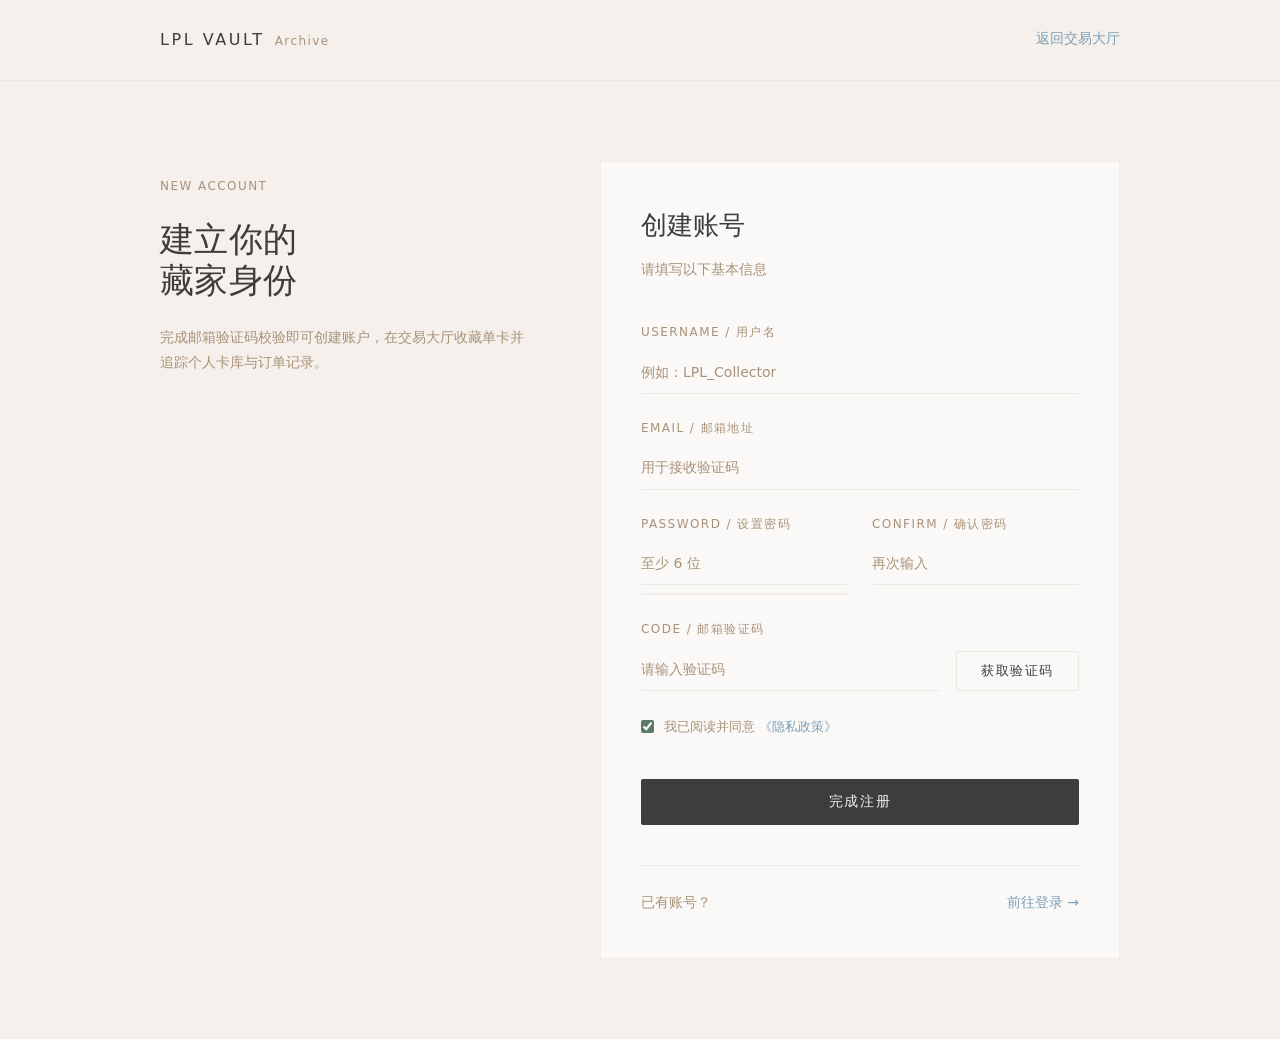
<file: src/main/resources/static/register.html>
<!DOCTYPE html>
<html lang="zh-CN">
<head>
    <meta charset="UTF-8">
    <meta name="viewport" content="width=device-width, initial-scale=1.0">
    <title>注册 · LPL Vault</title>
    <link rel="stylesheet" href="css/app.css">
    <style>
        .auth-page {
            min-height: 100vh;
            display: flex;
            flex-direction: column;
        }

        .auth-topbar {
            border-bottom: 1px solid var(--border-quiet);
        }

        .auth-topbar-inner {
            height: 80px;
            display: flex;
            align-items: center;
            justify-content: space-between;
        }

        .auth-main {
            flex: 1;
            display: flex;
            align-items: center;
            padding: var(--spacing-80) 0;
        }

        .auth-grid {
            width: 100%;
            display: grid;
            grid-template-columns: 5fr 7fr;
            gap: var(--spacing-56);
            align-items: start;
        }

        .auth-editorial {
            padding-top: var(--spacing-16);
            display: flex;
            flex-direction: column;
            gap: var(--spacing-24);
        }

        .auth-editorial h1 {
            font-size: var(--text-display);
            font-weight: var(--font-weight-light);
            line-height: var(--leading-display);
            letter-spacing: var(--tracking-display);
        }

        .auth-editorial p {
            font-size: var(--text-body);
            color: var(--color-wood);
            max-width: 28em;
        }

        .auth-card {
            background: var(--surface-soft-white);
            border: 1px solid var(--border-quiet);
            border-radius: var(--radius-cards);
            padding: var(--card-padding);
            max-width: 520px;
            width: 100%;
            justify-self: end;
            transition: border-color var(--transition-quiet);
        }

        .auth-card:hover {
            border-color: var(--border-hover);
        }

        .auth-card h2 {
            font-size: var(--text-heading);
            font-weight: var(--font-weight-light);
            margin-bottom: var(--spacing-8);
        }

        .auth-lead {
            font-size: var(--text-body);
            color: var(--color-wood);
            margin-bottom: var(--spacing-40);
        }

        .field { margin-bottom: var(--spacing-24); }

        .field label {
            display: block;
            font-size: var(--text-label);
            letter-spacing: var(--tracking-label);
            color: var(--color-wood);
            margin-bottom: var(--spacing-8);
        }

        .two-col {
            display: grid;
            grid-template-columns: 1fr 1fr;
            gap: var(--spacing-24);
        }

        .code-row {
            display: grid;
            grid-template-columns: 1fr auto;
            gap: var(--spacing-16);
            align-items: end;
        }

        .strength-track {
            height: 2px;
            background: var(--border-quiet);
            margin-top: 8px;
        }

        .strength-fill {
            height: 100%;
            width: 0;
            background: var(--color-moss);
            transition: width var(--transition-quiet), background-color var(--transition-quiet);
        }

        .form-error {
            display: none;
            margin-bottom: var(--spacing-24);
            padding: 12px 16px;
            border: 1px solid rgba(201, 168, 140, 0.7);
            border-left: 2px solid var(--color-charcoal);
            border-radius: var(--radius-cards);
            background: rgba(201, 168, 140, 0.14);
            color: var(--color-charcoal);
            font-size: 13px;
        }

        .form-error.show { display: block; }

        .agreement-row {
            display: flex;
            align-items: flex-start;
            gap: 10px;
            font-size: 13px;
            color: var(--color-wood);
            margin: var(--spacing-24) 0 var(--spacing-40);
        }

        .agreement-row input { margin-top: 5px; accent-color: var(--color-moss); }
        .agreement-row a { color: var(--color-grey-blue); }

        .auth-footer {
            margin-top: var(--spacing-40);
            padding-top: var(--spacing-24);
            border-top: 1px solid var(--border-quiet);
            display: flex;
            justify-content: space-between;
            font-size: var(--text-body);
            color: var(--color-wood);
        }

        @media (max-width: 860px) {
            .auth-grid { grid-template-columns: 1fr; gap: var(--spacing-40); }
            .auth-card { justify-self: start; max-width: 100%; }
            .two-col { grid-template-columns: 1fr; }
        }
    </style>
</head>
<body class="auth-page">

<header class="auth-topbar">
    <div class="container auth-topbar-inner">
        <a href="home.html" class="brand-link">
            <span class="brand-title">LPL Vault</span>
            <span class="brand-sub">Archive</span>
        </a>
        <a href="home.html" class="text-link">返回交易大厅</a>
    </div>
</header>

<main class="auth-main">
    <div class="container">
        <div class="auth-grid">
            <section class="auth-editorial">
                <span class="label-text">New Account</span>
                <h1>建立你的<br>藏家身份</h1>
                <p>完成邮箱验证码校验即可创建账户，在交易大厅收藏单卡并追踪个人卡库与订单记录。</p>
            </section>

            <section class="auth-card">
                <h2>创建账号</h2>
                <p class="auth-lead">请填写以下基本信息</p>

                <div class="form-error" id="regError" role="alert"></div>

                <form id="registerForm">
                    <div class="field">
                        <label for="username">USERNAME / 用户名</label>
                        <input type="text" class="line-input" id="username" placeholder="例如：LPL_Collector" required>
                    </div>

                    <div class="field">
                        <label for="email">EMAIL / 邮箱地址</label>
                        <input type="email" class="line-input" id="email" placeholder="用于接收验证码" required>
                    </div>

                    <div class="two-col">
                        <div class="field">
                            <label for="password">PASSWORD / 设置密码</label>
                            <input type="password" class="line-input" id="password" placeholder="至少 6 位" required>
                            <div class="strength-track"><div class="strength-fill" id="strengthFill"></div></div>
                        </div>
                        <div class="field">
                            <label for="confirmPassword">CONFIRM / 确认密码</label>
                            <input type="password" class="line-input" id="confirmPassword" placeholder="再次输入" required>
                        </div>
                    </div>

                    <div class="field">
                        <label for="verificationCode">CODE / 邮箱验证码</label>
                        <div class="code-row">
                            <input type="text" class="line-input" id="verificationCode" placeholder="请输入验证码" required>
                            <button type="button" class="quiet-btn quiet-btn-outline quiet-btn-sm" id="getCodeBtn">获取验证码</button>
                        </div>
                    </div>

                    <label class="agreement-row">
                        <input type="checkbox" id="agreement" checked required>
                        <span>我已阅读并同意 <a href="asserts/privacy_policy.txt" target="_blank">《隐私政策》</a></span>
                    </label>

                    <button type="submit" class="quiet-btn" id="submitBtn" style="width:100%;">完成注册</button>
                </form>

                <div class="auth-footer">
                    <span>已有账号？</span>
                    <a href="login.html" class="text-link">前往登录 &rarr;</a>
                </div>
            </section>
        </div>
    </div>
</main>

<script src="js/common.js"></script>
<script>
    const regError = document.getElementById('regError');
    function showError(msg) {
        regError.textContent = msg;
        regError.classList.add('show');
    }
    function clearError() {
        regError.classList.remove('show');
    }

    document.getElementById('password').addEventListener('input', function () {
        const v = this.value;
        let score = 0;
        if (v.length >= 6) score++;
        if (/[A-Za-z]/.test(v)) score++;
        if (/[0-9]/.test(v)) score++;
        if (/[^A-Za-z0-9]/.test(v) || v.length >= 10) score++;
        const fill = document.getElementById('strengthFill');
        const widths = ['0%', '25%', '50%', '75%', '100%'];
        const colors = ['transparent', '#c9a88c', '#a89279', '#7ba0b8', '#5a7a6b'];
        fill.style.width = widths[score];
        fill.style.backgroundColor = colors[score];
    });

    const getCodeBtn = document.getElementById('getCodeBtn');
    getCodeBtn.addEventListener('click', async () => {
        clearError();
        const email = document.getElementById('email').value.trim();
        if (!email || !email.includes('@')) {
            showError('请先填写有效的邮箱地址');
            return;
        }
        getCodeBtn.disabled = true;
        getCodeBtn.textContent = '发送中…';
        try {
            const fd = new FormData();
            fd.append('email', email);
            const res = await fetch('/users/sendcode', { method: 'POST', body: fd });
            const data = await res.json();
            if (data.code === 200) {
                LPLVault.showToast('验证码已发送，请查收邮箱', 'success');
                let sec = 60;
                const timer = setInterval(() => {
                    sec--;
                    if (sec <= 0) {
                        clearInterval(timer);
                        getCodeBtn.disabled = false;
                        getCodeBtn.textContent = '重新获取';
                    } else {
                        getCodeBtn.textContent = `${sec}s`;
                    }
                }, 1000);
            } else {
                showError(data.message || '发送验证码失败');
                getCodeBtn.disabled = false;
                getCodeBtn.textContent = '获取验证码';
            }
        } catch (err) {
            console.error(err);
            showError('发送验证码失败，请检查邮件服务配置');
            getCodeBtn.disabled = false;
            getCodeBtn.textContent = '获取验证码';
        }
    });

    document.getElementById('registerForm').addEventListener('submit', async function (e) {
        e.preventDefault();
        clearError();
        const username = document.getElementById('username').value.trim();
        const email = document.getElementById('email').value.trim();
        const password = document.getElementById('password').value;
        const confirmPassword = document.getElementById('confirmPassword').value;
        const verificationCode = document.getElementById('verificationCode').value.trim();

        if (password.length < 6) {
            showError('密码至少需要 6 位字符');
            return;
        }
        if (password !== confirmPassword) {
            showError('两次输入的密码不一致');
            return;
        }

        const btn = document.getElementById('submitBtn');
        btn.disabled = true;
        btn.textContent = '创建中…';

        try {
            const res = await fetch('/users/register', {
                method: 'POST',
                headers: { 'Content-Type': 'application/json' },
                body: JSON.stringify({ username, email, password, verificationCode })
            });
            const data = await res.json();
            if (data.code === 200) {
                LPLVault.showToast('注册成功，即将前往登录', 'success');
                setTimeout(() => { window.location.href = 'login.html'; }, 700);
            } else {
                showError(data.message || '注册失败，请检查验证码');
            }
        } catch (err) {
            console.error(err);
            showError('注册请求失败，请确认后端正在运行');
        } finally {
            btn.disabled = false;
            btn.textContent = '完成注册';
        }
    });
</script>
</body>
</html>
</file>
<file: src/main/resources/static/css/app.css>
:root {
    /* Nordic Minimalist Color Tokens */
    --color-charcoal: #3d3d3d;
    --color-warm-white: #f5f0eb;
    --color-wood: #a89279;
    --color-moss: #5a7a6b;
    --color-grey-blue: #7ba0b8;
    --color-sand: #c9a88c;

    /* Surfaces & Hairline Borders */
    --surface-warm-white: #f5f0eb;
    --surface-soft-white: rgba(255, 255, 255, 0.60);
    --surface-soft-white-hover: rgba(255, 255, 255, 0.78);
    --border-quiet: rgba(212, 205, 197, 0.30);
    --border-input: rgba(212, 205, 197, 0.40);
    --border-hover: rgba(212, 205, 197, 0.80);
    --border-divider: rgba(201, 168, 140, 0.30);

    /* Typography */
    --font-sans: 'Inter', 'Helvetica Neue', 'PingFang SC', 'Hiragino Sans GB', 'Microsoft YaHei', ui-sans-serif, system-ui, -apple-system, sans-serif;

    --text-display: 34px;
    --leading-display: 1.2;
    --tracking-display: 0.01em;

    --text-heading: 26px;
    --leading-heading: 1.3;

    --text-subheading: 20px;
    --leading-subheading: 1.4;

    --text-body-lg: 16px;
    --leading-body-lg: 1.8;

    --text-body: 14px;
    --leading-body: 1.8;

    --text-label: 12px;
    --leading-label: 1.5;
    --tracking-label: 0.12em;

    --font-weight-extralight: 200;
    --font-weight-light: 300;
    --font-weight-regular: 400;

    /* Spacing Scale (8px base) */
    --spacing-8: 8px;
    --spacing-16: 16px;
    --spacing-24: 24px;
    --spacing-40: 40px;
    --spacing-56: 56px;
    --spacing-80: 80px;
    --spacing-120: 120px;
    --spacing-160: 160px;

    /* Layout & Geometry */
    --page-max-width: 1040px;
    --section-gap: 160px;
    --card-padding: 40px;
    --element-gap: 40px;

    --radius-cards: 2px;
    --radius-buttons: 2px;
    --radius-inputs: 2px;

    /* Rhythm */
    --transition-quiet: 700ms ease-in-out;
}

*, *::before, *::after {
    box-sizing: border-box;
    margin: 0;
    padding: 0;
}

html {
    scroll-behavior: smooth;
    color-scheme: light;
}

body {
    font-family: var(--font-sans);
    font-size: var(--text-body);
    font-weight: var(--font-weight-light);
    line-height: var(--leading-body);
    color: var(--color-charcoal);
    background-color: var(--surface-warm-white);
    min-height: 100vh;
    overflow-x: hidden;
    -webkit-font-smoothing: antialiased;
    -moz-osx-font-smoothing: grayscale;
}

a {
    color: inherit;
    text-decoration: none;
    transition: color var(--transition-quiet), border-color var(--transition-quiet), background-color var(--transition-quiet);
}

button, input, select {
    font-family: inherit;
    font-weight: var(--font-weight-light);
}

/* Accessible quiet keyboard focus */
:focus-visible {
    outline: 1px solid var(--color-moss);
    outline-offset: 3px;
}

.line-input:focus-visible,
.line-select:focus-visible {
    outline: none;
    border-bottom-color: var(--color-moss);
}

.container {
    width: 100%;
    max-width: var(--page-max-width);
    margin: 0 auto;
    padding: 0 var(--spacing-40);
}

.tabular {
    font-variant-numeric: tabular-nums;
}

.label-text {
    font-size: var(--text-label);
    font-weight: var(--font-weight-regular);
    line-height: var(--leading-label);
    letter-spacing: var(--tracking-label);
    text-transform: uppercase;
    color: var(--color-wood);
}

.breathing-divider {
    border: none;
    border-top: 1px solid var(--border-divider);
    margin: var(--section-gap) 0;
}

.breathing-section {
    padding-top: var(--section-gap);
}

/* ========================
   Quiet Sticky Header
   ======================== */
.site-header {
    position: sticky;
    top: 0;
    z-index: 100;
    background: rgba(245, 240, 235, 0.92);
    backdrop-filter: blur(10px);
    -webkit-backdrop-filter: blur(10px);
    border-bottom: 1px solid var(--border-quiet);
}

.header-inner {
    min-height: 80px;
    display: flex;
    align-items: center;
    justify-content: space-between;
    gap: var(--spacing-24);
}

.brand-link {
    display: inline-flex;
    align-items: baseline;
    gap: 10px;
    flex-shrink: 0;
}

.brand-title {
    font-size: 16px;
    font-weight: var(--font-weight-light);
    letter-spacing: 0.16em;
    color: var(--color-charcoal);
    text-transform: uppercase;
}

.brand-sub {
    font-size: var(--text-label);
    font-weight: var(--font-weight-light);
    letter-spacing: var(--tracking-label);
    color: var(--color-wood);
}

.header-nav {
    display: flex;
    align-items: center;
    gap: var(--spacing-24);
}

.nav-link {
    font-size: var(--text-body);
    font-weight: var(--font-weight-light);
    color: var(--color-wood);
    padding: 6px 0;
    border-bottom: 1px solid transparent;
    white-space: nowrap;
}

.nav-link:hover {
    color: var(--color-moss);
}

.nav-link.active {
    color: var(--color-charcoal);
    border-bottom-color: var(--color-moss);
}

.header-right {
    display: flex;
    align-items: center;
    gap: var(--spacing-24);
    flex-shrink: 0;
}

.header-search {
    width: 190px;
    display: flex;
    align-items: center;
    gap: 8px;
}

.header-search input {
    width: 100%;
    background: transparent;
    border: none;
    border-bottom: 1px solid var(--border-input);
    border-radius: var(--radius-inputs);
    padding: 6px 0;
    font-size: 13px;
    font-weight: var(--font-weight-light);
    color: var(--color-charcoal);
    transition: border-color var(--transition-quiet);
}

.header-search input::placeholder {
    color: var(--color-wood);
}

.header-search input:focus {
    outline: none;
    border-bottom-color: var(--color-moss);
}

.header-search button {
    background: transparent;
    border: none;
    color: var(--color-wood);
    cursor: pointer;
    padding: 4px;
    display: inline-flex;
    align-items: center;
    transition: color var(--transition-quiet);
}

.header-search button:hover {
    color: var(--color-moss);
}

.header-actions {
    display: flex;
    align-items: center;
    gap: var(--spacing-16);
}

.text-link {
    font-size: var(--text-body);
    font-weight: var(--font-weight-light);
    color: var(--color-grey-blue);
    border-bottom: 1px solid transparent;
    padding-bottom: 2px;
    cursor: pointer;
    background: transparent;
    border-top: none;
    border-left: none;
    border-right: none;
    transition: color var(--transition-quiet), border-color var(--transition-quiet);
}

.text-link:hover {
    color: var(--color-moss);
    border-bottom-color: var(--color-moss);
}

.user-pill {
    display: inline-flex;
    align-items: center;
    gap: 8px;
    font-size: var(--text-body);
    color: var(--color-charcoal);
}

.user-pill:hover {
    color: var(--color-moss);
}

.user-monogram {
    width: 26px;
    height: 26px;
    border-radius: var(--radius-buttons);
    border: 1px solid var(--border-input);
    background: var(--surface-soft-white);
    color: var(--color-charcoal);
    font-size: 12px;
    font-weight: var(--font-weight-regular);
    display: inline-flex;
    align-items: center;
    justify-content: center;
    text-transform: uppercase;
}

/* ========================
   Quiet Button
   ======================== */
.quiet-btn {
    display: inline-flex;
    align-items: center;
    justify-content: center;
    gap: 8px;
    padding: 14px 40px;
    border-radius: var(--radius-buttons);
    border: none;
    box-shadow: none;
    background-color: var(--color-charcoal);
    color: var(--color-warm-white);
    font-size: var(--text-body);
    font-weight: var(--font-weight-light);
    letter-spacing: var(--tracking-label);
    cursor: pointer;
    white-space: nowrap;
    transition: background-color var(--transition-quiet), filter var(--transition-quiet), color var(--transition-quiet), border-color var(--transition-quiet);
}

.quiet-btn:hover:not(:disabled) {
    background-color: var(--color-moss);
    filter: brightness(95%);
}

.quiet-btn:active:not(:disabled) {
    filter: brightness(86%);
}

.quiet-btn:disabled {
    opacity: 0.45;
    cursor: not-allowed;
}

.quiet-btn-outline {
    background-color: transparent;
    color: var(--color-charcoal);
    border: 1px solid var(--border-input);
}

.quiet-btn-outline:hover:not(:disabled) {
    background-color: var(--surface-soft-white);
    border-color: var(--border-hover);
    color: var(--color-moss);
    filter: none;
}

.quiet-btn-outline:active:not(:disabled) {
    background-color: rgba(212, 205, 197, 0.20);
    filter: none;
}

.quiet-btn-sm {
    padding: 10px 24px;
    font-size: 13px;
}

/* ========================
   Line Input & Select
   ======================== */
.line-input,
.line-select {
    width: 100%;
    background: transparent;
    border: none;
    border-bottom: 1px solid var(--border-input);
    border-radius: var(--radius-inputs);
    padding: 8px 0;
    font-size: var(--text-body);
    font-weight: var(--font-weight-light);
    line-height: var(--leading-body);
    color: var(--color-charcoal);
    transition: border-color var(--transition-quiet);
}

.line-input::placeholder {
    color: var(--color-wood);
}

.line-input:focus,
.line-select:focus {
    outline: none;
    border-bottom-color: var(--color-moss);
}

.line-select {
    cursor: pointer;
    background-color: transparent;
}

/* ========================
   Hygge Card & Card Grid
   ======================== */
.hygge-surface {
    background: var(--surface-soft-white);
    border: 1px solid var(--border-quiet);
    border-radius: var(--radius-cards);
    padding: var(--card-padding);
    box-shadow: none;
    transition: border-color var(--transition-quiet), background-color var(--transition-quiet);
}

.card-grid {
    display: grid;
    grid-template-columns: repeat(3, minmax(0, 1fr));
    gap: var(--element-gap);
}

.hygge-card {
    display: flex;
    flex-direction: column;
    background: var(--surface-soft-white);
    border: 1px solid var(--border-quiet);
    border-radius: var(--radius-cards);
    padding: var(--card-padding);
    box-shadow: none;
    cursor: pointer;
    transition: border-color var(--transition-quiet), background-color var(--transition-quiet);
}

.hygge-card:hover {
    border-color: var(--border-hover);
    background: var(--surface-soft-white-hover);
}

.card-top-meta {
    display: flex;
    align-items: center;
    justify-content: space-between;
    gap: 12px;
    margin-bottom: var(--spacing-16);
}

.card-team-label {
    font-size: var(--text-label);
    font-weight: var(--font-weight-regular);
    letter-spacing: var(--tracking-label);
    color: var(--color-wood);
    text-transform: uppercase;
}

.card-grade-tag {
    font-size: var(--text-label);
    font-weight: var(--font-weight-regular);
    letter-spacing: var(--tracking-label);
    padding: 2px 8px;
    border-radius: var(--radius-cards);
    border: 1px solid var(--border-input);
    color: var(--color-charcoal);
}

.card-grade-tag.grade-S {
    border-color: rgba(90, 122, 107, 0.45);
    color: var(--color-moss);
}

.card-grade-tag.grade-A {
    border-color: rgba(123, 160, 184, 0.45);
    color: var(--color-grey-blue);
}

/* Precision crop frame for card PNGs (hides original screenshot bar cleanly) */
.card-art-frame {
    position: relative;
    width: 100%;
    height: 0;
    padding-top: 140%;
    overflow: hidden;
    border-radius: var(--radius-cards);
    background-color: rgba(201, 168, 140, 0.14);
    border: 1px solid var(--border-quiet);
}

.card-art-frame img {
    position: absolute;
    top: -0.4%;
    left: -0.5%;
    width: 106.5%;
    height: auto;
    max-width: none;
    display: block;
    user-select: none;
    pointer-events: none;
    /* Subtle softening so colorful sports cards sit calmly inside warm linen */
    filter: saturate(0.86) contrast(0.97);
    transition: filter var(--transition-quiet);
}

.hygge-card:hover .card-art-frame img {
    filter: saturate(0.96) contrast(1.0);
}

.card-body {
    margin-top: var(--spacing-24);
    display: flex;
    flex-direction: column;
    flex: 1;
}

.card-title-row {
    display: flex;
    align-items: baseline;
    justify-content: space-between;
    gap: 8px;
}

.card-player-name {
    font-size: var(--text-heading);
    font-weight: var(--font-weight-light);
    line-height: var(--leading-heading);
    color: var(--color-charcoal);
    transition: color var(--transition-quiet);
}

.hygge-card:hover .card-player-name {
    color: var(--color-moss);
}

.card-series {
    margin-top: var(--spacing-8);
    font-size: var(--text-body);
    font-weight: var(--font-weight-light);
    line-height: var(--leading-body);
    color: var(--color-wood);
}

.card-number {
    font-size: var(--text-label);
    letter-spacing: 0.08em;
    color: var(--color-grey-blue);
    margin-top: 2px;
}

.card-footer-row {
    margin-top: var(--spacing-24);
    padding-top: var(--spacing-16);
    border-top: 1px solid var(--border-divider);
    display: flex;
    align-items: center;
    justify-content: space-between;
    gap: 12px;
}

.card-price {
    font-size: var(--text-subheading);
    font-weight: var(--font-weight-light);
    color: var(--color-charcoal);
    font-variant-numeric: tabular-nums;
}

.card-price .currency {
    font-size: var(--text-body);
    color: var(--color-wood);
    margin-right: 4px;
}

.fav-quiet-btn {
    background: transparent;
    border: 1px solid var(--border-quiet);
    border-radius: var(--radius-buttons);
    padding: 5px 10px;
    font-size: var(--text-label);
    letter-spacing: 0.08em;
    color: var(--color-wood);
    cursor: pointer;
    display: inline-flex;
    align-items: center;
    gap: 5px;
    transition: border-color var(--transition-quiet), color var(--transition-quiet), background-color var(--transition-quiet);
}

.fav-quiet-btn:hover {
    border-color: var(--border-hover);
    color: var(--color-moss);
}

.fav-quiet-btn.active {
    border-color: rgba(90, 122, 107, 0.5);
    color: var(--color-moss);
    background: rgba(90, 122, 107, 0.08);
}

/* ========================
   Skeleton & Empty State
   ======================== */
.skeleton-card {
    height: 460px;
    border-radius: var(--radius-cards);
    border: 1px solid var(--border-quiet);
    background: var(--surface-soft-white);
    opacity: 0.65;
}

.empty-state {
    grid-column: 1 / -1;
    padding: var(--spacing-80) var(--spacing-40);
    text-align: center;
    background: var(--surface-soft-white);
    border: 1px solid var(--border-quiet);
    border-radius: var(--radius-cards);
}

.empty-state h3 {
    font-size: var(--text-subheading);
    font-weight: var(--font-weight-light);
    color: var(--color-charcoal);
    margin-bottom: var(--spacing-16);
}

.empty-state p {
    font-size: var(--text-body);
    color: var(--color-wood);
    margin: 0 auto var(--spacing-24);
    max-width: 34em;
}

/* ========================
   Quiet Toast Notification
   ======================== */
.toast-stack {
    position: fixed;
    bottom: var(--spacing-40);
    right: var(--spacing-40);
    z-index: 9999;
    display: flex;
    flex-direction: column;
    gap: var(--spacing-16);
    pointer-events: none;
}

.toast {
    pointer-events: auto;
    min-width: 260px;
    max-width: 360px;
    padding: 16px 24px;
    border-radius: var(--radius-cards);
    background: #fcfaf7;
    border: 1px solid var(--border-hover);
    color: var(--color-charcoal);
    font-size: var(--text-body);
    font-weight: var(--font-weight-light);
    opacity: 1;
    transition: opacity var(--transition-quiet);
}

.toast-success { border-left: 2px solid var(--color-moss); }
.toast-error { border-left: 2px solid var(--color-sand); }
.toast-info { border-left: 2px solid var(--color-grey-blue); }

/* ========================
   Quiet Modal
   ======================== */
.modal-backdrop {
    position: fixed;
    inset: 0;
    z-index: 1000;
    background: rgba(61, 61, 61, 0.36);
    backdrop-filter: blur(4px);
    display: none;
    align-items: center;
    justify-content: center;
    padding: var(--spacing-40);
}

.modal-backdrop.open {
    display: flex;
}

.modal-card {
    width: 100%;
    max-width: 480px;
    background: var(--color-warm-white);
    border: 1px solid var(--border-hover);
    border-radius: var(--radius-cards);
    padding: var(--card-padding);
}

/* ========================
   Quiet Footer
   ======================== */
.site-footer {
    margin-top: var(--section-gap);
    border-top: 1px solid var(--border-divider);
    padding: var(--spacing-80) 0 var(--spacing-56);
}

.footer-grid {
    display: grid;
    grid-template-columns: 5fr 7fr;
    gap: var(--spacing-56);
    margin-bottom: var(--spacing-56);
}

.footer-links-cols {
    display: grid;
    grid-template-columns: repeat(3, 1fr);
    gap: var(--spacing-40);
}

.footer-col h4 {
    font-size: var(--text-label);
    font-weight: var(--font-weight-regular);
    letter-spacing: var(--tracking-label);
    text-transform: uppercase;
    color: var(--color-wood);
    margin-bottom: var(--spacing-16);
}

.footer-col ul {
    list-style: none;
    display: flex;
    flex-direction: column;
    gap: var(--spacing-8);
}

.footer-col li,
.footer-col a {
    font-size: var(--text-body);
    font-weight: var(--font-weight-light);
    color: var(--color-charcoal);
}

.footer-col a:hover {
    color: var(--color-moss);
}

.footer-bottom {
    padding-top: var(--spacing-24);
    border-top: 1px solid var(--border-quiet);
    display: flex;
    justify-content: space-between;
    align-items: center;
    flex-wrap: wrap;
    gap: var(--spacing-16);
    font-size: var(--text-label);
    letter-spacing: 0.08em;
    color: var(--color-wood);
}

/* ========================
   Reduced Motion & Breakpoints
   ======================== */
@media (prefers-reduced-motion: reduce) {
    *, *::before, *::after {
        transition-duration: 0.01ms !important;
        animation-duration: 0.01ms !important;
        scroll-behavior: auto !important;
    }
}

@media (max-width: 960px) {
    :root {
        --section-gap: 112px;
        --card-padding: 32px;
    }
    .card-grid {
        grid-template-columns: repeat(2, minmax(0, 1fr));
        gap: var(--spacing-24);
    }
    .header-search {
        display: none;
    }
    .footer-grid {
        grid-template-columns: 1fr;
    }
}

@media (max-width: 680px) {
    :root {
        --section-gap: 80px;
        --card-padding: 24px;
    }
    .container {
        padding: 0 var(--spacing-24);
    }
    .header-nav {
        display: none;
    }
    .card-grid {
        grid-template-columns: 1fr;
    }
    .footer-links-cols {
        grid-template-columns: 1fr;
        gap: var(--spacing-24);
    }
}

/* ========================
   Nordic Image Recognition Modal
   ======================== */
.recog-trigger-btn {
    background: transparent;
    border: none;
    color: var(--color-wood);
    cursor: pointer;
    padding: 4px;
    display: inline-flex;
    align-items: center;
    gap: 5px;
    font-size: 13px;
    font-weight: var(--font-weight-light);
    white-space: nowrap;
    transition: color var(--transition-quiet);
}

.recog-trigger-btn:hover {
    color: var(--color-moss);
}

.recog-modal-card {
    width: 100%;
    max-width: 820px;
    max-height: 90vh;
    overflow-y: auto;
    background: var(--color-warm-white);
    border: 1px solid var(--border-hover);
    border-radius: var(--radius-cards);
    padding: var(--card-padding);
}

.recog-modal-head {
    display: flex;
    align-items: flex-start;
    justify-content: space-between;
    gap: var(--spacing-24);
    padding-bottom: var(--spacing-24);
    border-bottom: 1px solid var(--border-divider);
    margin-bottom: var(--spacing-40);
}

.recog-modal-title {
    font-size: var(--text-heading);
    font-weight: var(--font-weight-light);
    line-height: var(--leading-heading);
    margin-top: 6px;
}

.recog-layout {
    display: grid;
    grid-template-columns: 5fr 7fr;
    gap: var(--spacing-40);
    align-items: start;
}

.recog-dropzone {
    position: relative;
    min-height: 290px;
    background: var(--surface-soft-white);
    border: 1px dashed rgba(201, 168, 140, 0.70);
    border-radius: var(--radius-cards);
    padding: var(--spacing-24);
    display: flex;
    flex-direction: column;
    align-items: center;
    justify-content: center;
    text-align: center;
    gap: var(--spacing-16);
    cursor: pointer;
    transition: border-color var(--transition-quiet), background-color var(--transition-quiet);
}

.recog-dropzone:hover,
.recog-dropzone.dragover {
    border-color: var(--color-moss);
    background: var(--surface-soft-white-hover);
}

.recog-preview-stage {
    position: relative;
    width: 100%;
    display: flex;
    justify-content: center;
}

.recog-preview-img {
    max-width: 100%;
    max-height: 300px;
    display: block;
    border-radius: var(--radius-cards);
    border: 1px solid var(--border-quiet);
}

.recog-face-box {
    position: absolute;
    border: 1px solid var(--color-moss);
    pointer-events: none;
    box-sizing: border-box;
    display: none;
}

.recog-samples {
    margin-top: var(--spacing-16);
    display: flex;
    align-items: center;
    gap: 12px;
    flex-wrap: wrap;
    font-size: var(--text-label);
    letter-spacing: 0.06em;
    color: var(--color-wood);
}

.recog-result-col {
    display: flex;
    flex-direction: column;
    gap: var(--spacing-24);
}

.recog-status-line {
    font-size: var(--text-label);
    letter-spacing: var(--tracking-label);
    color: var(--color-wood);
}

.recog-confidence-track {
    width: 100%;
    height: 2px;
    background: var(--border-input);
    margin-top: 10px;
}

.recog-confidence-fill {
    height: 100%;
    background: var(--color-moss);
    width: 0;
    transition: width var(--transition-quiet);
}

.recog-reason-row {
    display: flex;
    gap: 8px;
    flex-wrap: wrap;
    margin-top: 12px;
}

.recog-reason-tag {
    font-size: var(--text-label);
    letter-spacing: 0.08em;
    padding: 3px 9px;
    border: 1px solid rgba(90, 122, 107, 0.45);
    border-radius: var(--radius-cards);
    color: var(--color-moss);
}

.recog-card-match {
    display: flex;
    align-items: center;
    gap: var(--spacing-24);
    padding: var(--spacing-24);
    background: var(--surface-soft-white);
    border: 1px solid var(--border-quiet);
    border-radius: var(--radius-cards);
    transition: border-color var(--transition-quiet);
}

.recog-card-match:hover {
    border-color: var(--border-hover);
}

.recog-card-thumb {
    width: 72px;
    height: 101px;
    padding-top: 0;
    flex-shrink: 0;
}

.recog-alt-list {
    display: flex;
    flex-direction: column;
    gap: 10px;
    padding-top: var(--spacing-16);
    border-top: 1px solid var(--border-divider);
}

.recog-alt-row {
    display: flex;
    align-items: center;
    justify-content: space-between;
    gap: 12px;
    padding: 10px 14px;
    border: 1px solid var(--border-quiet);
    border-radius: var(--radius-cards);
    background: var(--surface-soft-white);
    font-size: var(--text-body);
    color: var(--color-charcoal);
    transition: border-color var(--transition-quiet), color var(--transition-quiet);
}

.recog-alt-row:hover {
    border-color: var(--border-hover);
    color: var(--color-moss);
}

@media (max-width: 760px) {
    .recog-layout {
        grid-template-columns: 1fr;
    }
    .recog-modal-card {
        padding: var(--spacing-24);
    }
}
</file>
